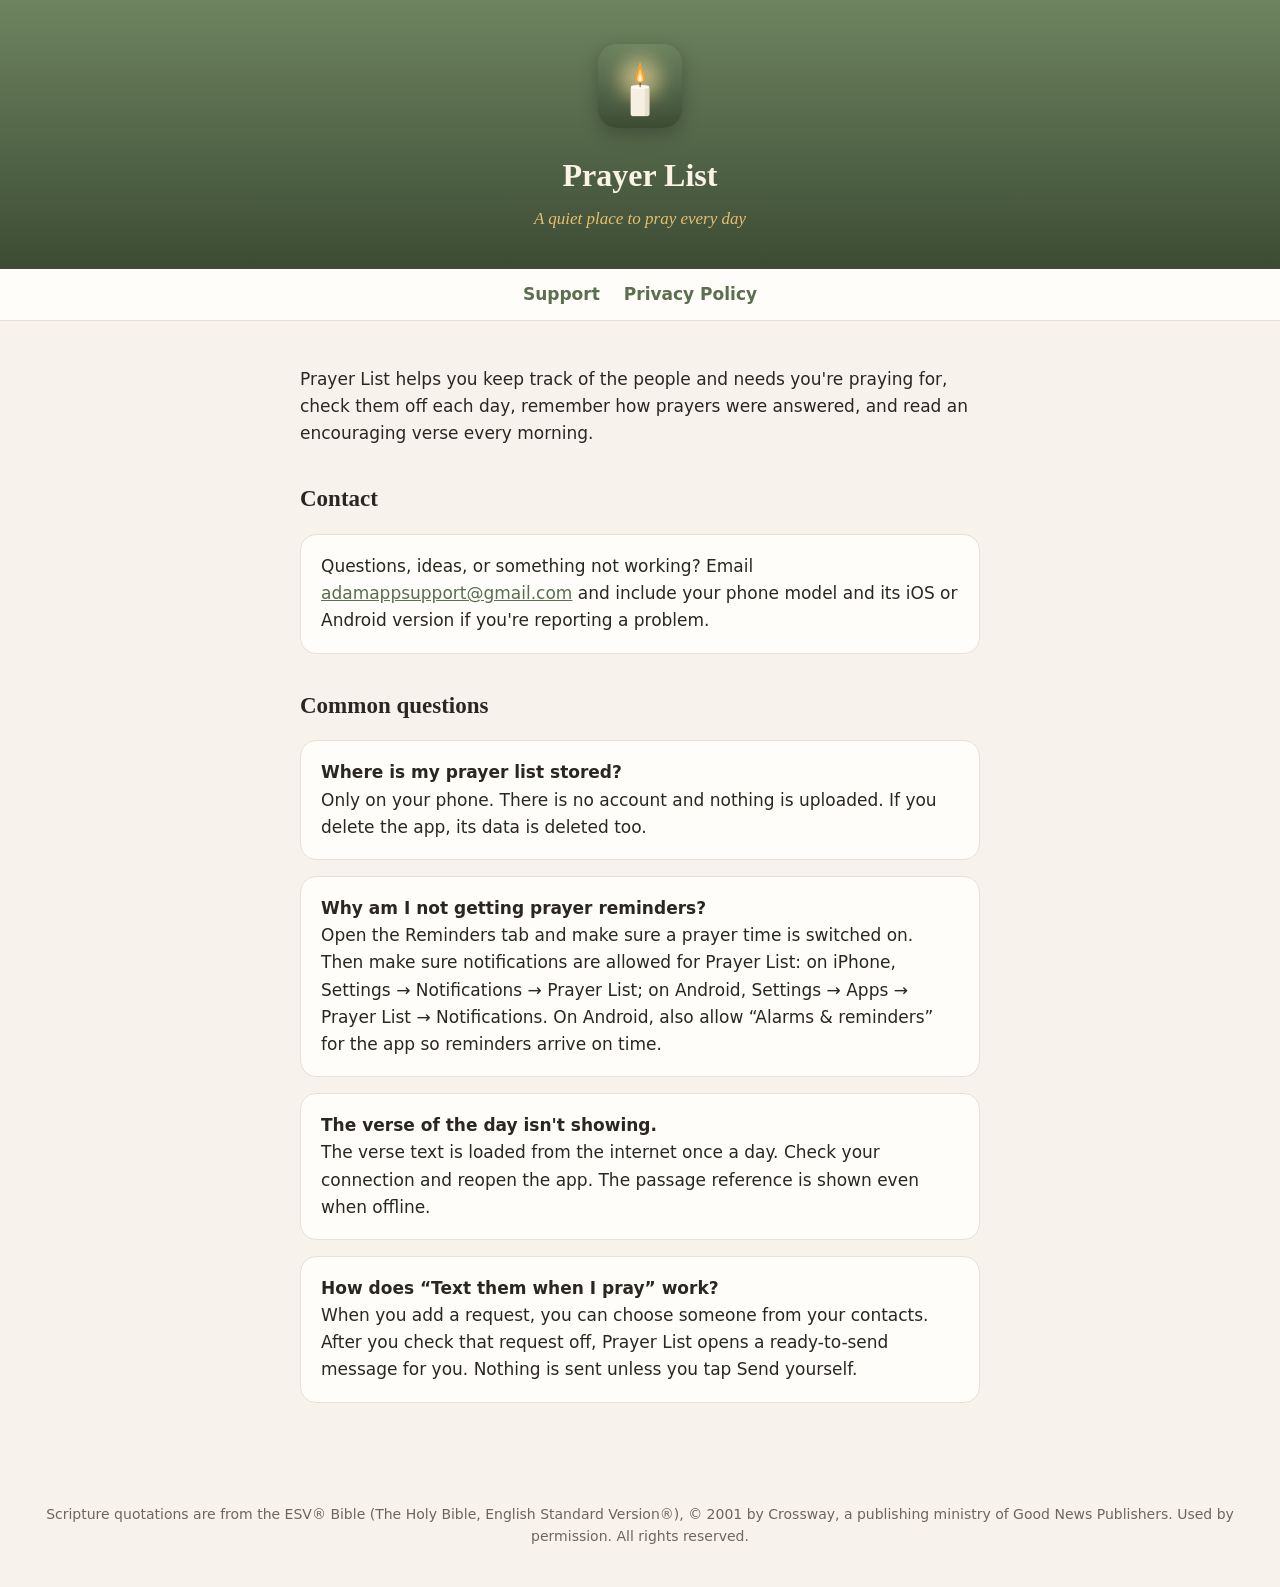
<file: index.html>
<!DOCTYPE html>
<html lang="en">
<head>
<meta charset="utf-8">
<meta name="viewport" content="width=device-width, initial-scale=1">
<title>Prayer List – Support</title>
<link rel="stylesheet" href="style.css">
</head>
<body>
<header>
  <img src="icon.png" alt="Prayer List app icon">
  <h1>Prayer List</h1>
  <p>A quiet place to pray every day</p>
</header>
<nav><a href="./">Support</a><a href="privacy.html">Privacy Policy</a></nav>
<main>
  <p>Prayer List helps you keep track of the people and needs you're praying for, check them off each day, remember how prayers were answered, and read an encouraging verse every morning.</p>

  <h2>Contact</h2>
  <div class="card">
    Questions, ideas, or something not working? Email <a href="mailto:adamappsupport@gmail.com">adamappsupport@gmail.com</a> and include your phone model and its iOS or Android version if you're reporting a problem.
  </div>

  <h2>Common questions</h2>
  <div class="card">
    <strong>Where is my prayer list stored?</strong><br>
    Only on your phone. There is no account and nothing is uploaded. If you delete the app, its data is deleted too.
  </div>
  <div class="card">
    <strong>Why am I not getting prayer reminders?</strong><br>
    Open the Reminders tab and make sure a prayer time is switched on. Then make sure notifications are allowed for Prayer List: on iPhone, Settings → Notifications → Prayer List; on Android, Settings → Apps → Prayer List → Notifications. On Android, also allow “Alarms &amp; reminders” for the app so reminders arrive on time.
  </div>
  <div class="card">
    <strong>The verse of the day isn't showing.</strong><br>
    The verse text is loaded from the internet once a day. Check your connection and reopen the app. The passage reference is shown even when offline.
  </div>
  <div class="card">
    <strong>How does “Text them when I pray” work?</strong><br>
    When you add a request, you can choose someone from your contacts. After you check that request off, Prayer List opens a ready-to-send message for you. Nothing is sent unless you tap Send yourself.
  </div>
</main>
<footer>Scripture quotations are from the ESV® Bible (The Holy Bible, English Standard Version®), © 2001 by Crossway, a publishing ministry of Good News Publishers. Used by permission. All rights reserved.</footer>
</body>
</html>
</file>
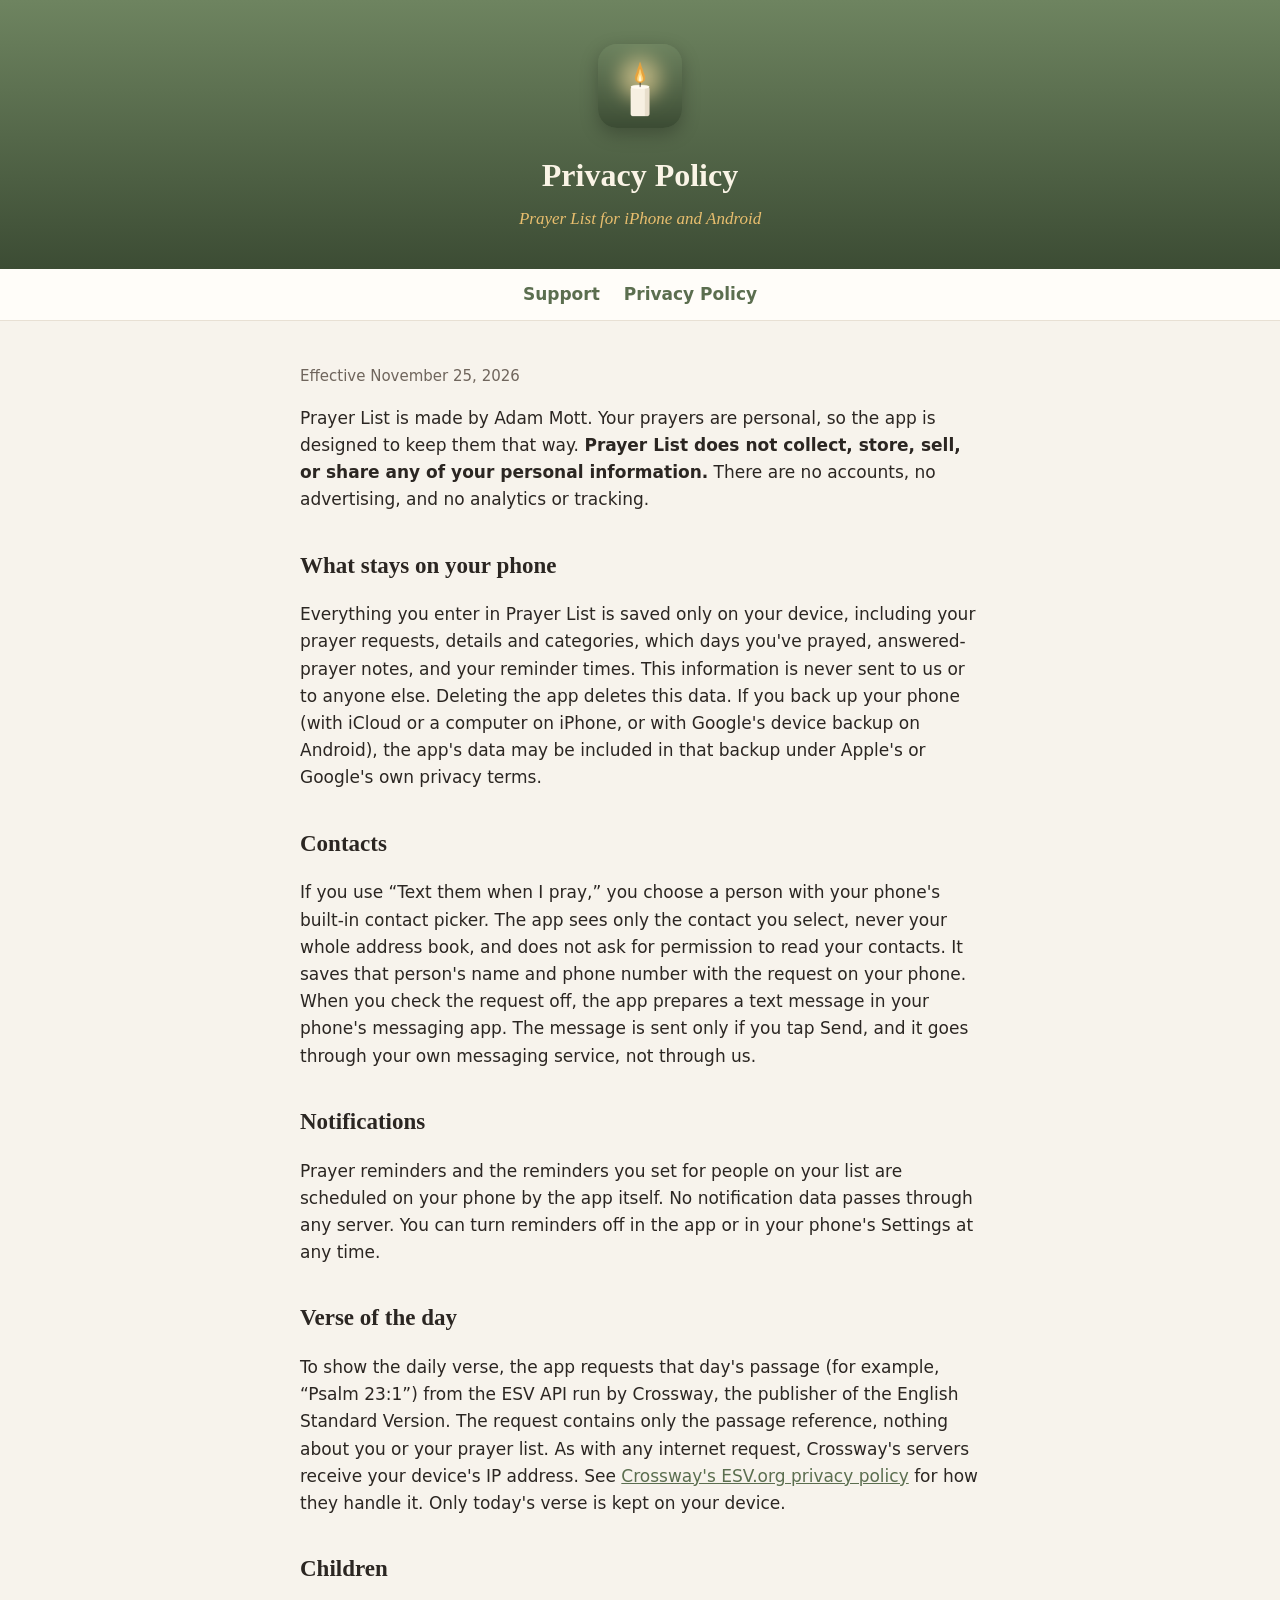
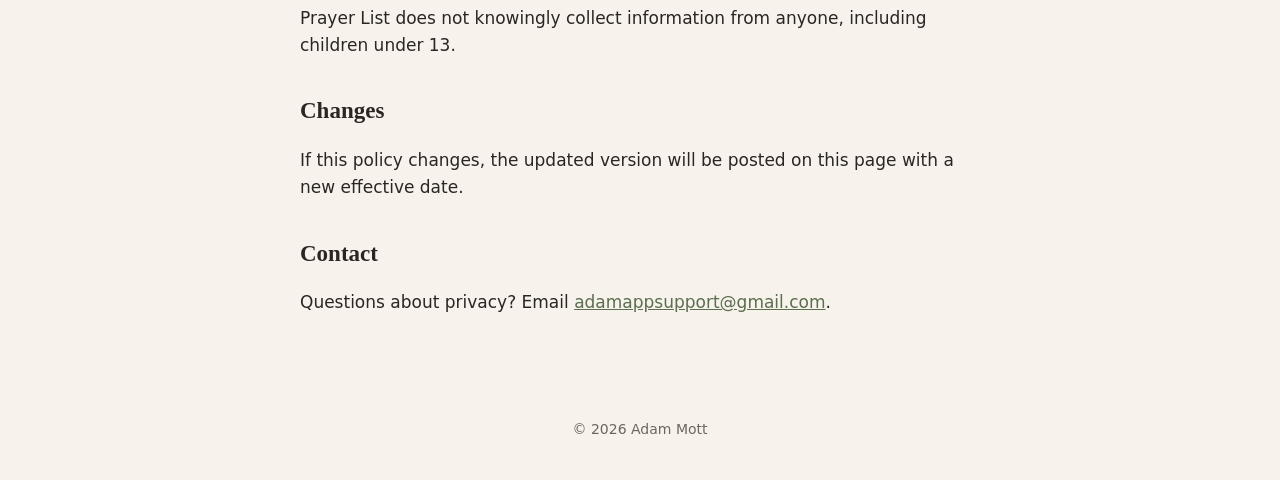
<file: privacy.html>
<!DOCTYPE html>
<html lang="en">
<head>
<meta charset="utf-8">
<meta name="viewport" content="width=device-width, initial-scale=1">
<title>Prayer List – Privacy Policy</title>
<link rel="stylesheet" href="style.css">
</head>
<body>
<header>
  <img src="icon.png" alt="Prayer List app icon">
  <h1>Privacy Policy</h1>
  <p>Prayer List for iPhone and Android</p>
</header>
<nav><a href="./">Support</a><a href="privacy.html">Privacy Policy</a></nav>
<main>
  <p class="muted">Effective November 25, 2026</p>

  <p>Prayer List is made by Adam Mott. Your prayers are personal, so the app is designed to keep them that way. <strong>Prayer List does not collect, store, sell, or share any of your personal information.</strong> There are no accounts, no advertising, and no analytics or tracking.</p>

  <h2>What stays on your phone</h2>
  <p>Everything you enter in Prayer List is saved only on your device, including your prayer requests, details and categories, which days you've prayed, answered-prayer notes, and your reminder times. This information is never sent to us or to anyone else. Deleting the app deletes this data. If you back up your phone (with iCloud or a computer on iPhone, or with Google's device backup on Android), the app's data may be included in that backup under Apple's or Google's own privacy terms.</p>

  <h2>Contacts</h2>
  <p>If you use “Text them when I pray,” you choose a person with your phone's built-in contact picker. The app sees only the contact you select, never your whole address book, and does not ask for permission to read your contacts. It saves that person's name and phone number with the request on your phone. When you check the request off, the app prepares a text message in your phone's messaging app. The message is sent only if you tap Send, and it goes through your own messaging service, not through us.</p>

  <h2>Notifications</h2>
  <p>Prayer reminders and the reminders you set for people on your list are scheduled on your phone by the app itself. No notification data passes through any server. You can turn reminders off in the app or in your phone's Settings at any time.</p>

  <h2>Verse of the day</h2>
  <p>To show the daily verse, the app requests that day's passage (for example, “Psalm 23:1”) from the ESV API run by Crossway, the publisher of the English Standard Version. The request contains only the passage reference, nothing about you or your prayer list. As with any internet request, Crossway's servers receive your device's IP address. See <a href="https://www.esv.org/about/policy/">Crossway's ESV.org privacy policy</a> for how they handle it. Only today's verse is kept on your device.</p>

  <h2>Children</h2>
  <p>Prayer List does not knowingly collect information from anyone, including children under 13.</p>

  <h2>Changes</h2>
  <p>If this policy changes, the updated version will be posted on this page with a new effective date.</p>

  <h2>Contact</h2>
  <p>Questions about privacy? Email <a href="mailto:adamappsupport@gmail.com">adamappsupport@gmail.com</a>.</p>
</main>
<footer>© 2026 Adam Mott</footer>
</body>
</html>
</file>
<file: style.css>
:root{--bg:#f7f3ec;--card:#fffdf9;--ink:#2b2622;--muted:#6f655c;--line:#e8e0d4;--green:#5b6e4f;--gold:#9a7330}
*{box-sizing:border-box}
body{margin:0;background:var(--bg);color:var(--ink);font:17px/1.6 -apple-system,BlinkMacSystemFont,"Segoe UI",Inter,system-ui,sans-serif}
header{background:linear-gradient(180deg,#6e8460,#3c4c34);color:#faf4e6;padding:44px 20px 36px;text-align:center}
header img{width:84px;height:84px;border-radius:19px;box-shadow:0 6px 18px rgba(0,0,0,.25)}
header h1{font-family:Georgia,"Times New Roman",serif;font-size:32px;margin:14px 0 4px}
header p{margin:0;color:#e8be6e;font-family:Georgia,serif;font-style:italic}
nav{text-align:center;padding:12px;border-bottom:1px solid var(--line);background:var(--card)}
nav a{color:var(--green);margin:0 12px;font-weight:600;text-decoration:none}
main{max-width:720px;margin:0 auto;padding:28px 20px 60px}
h2{font-family:Georgia,serif;font-size:23px;margin:34px 0 8px}
.card{background:var(--card);border:1px solid var(--line);border-radius:16px;padding:18px 20px;margin:16px 0}
.muted{color:var(--muted);font-size:15px}
a{color:var(--green)}
footer{text-align:center;color:var(--muted);font-size:14px;padding:24px 20px 40px}
</file>
